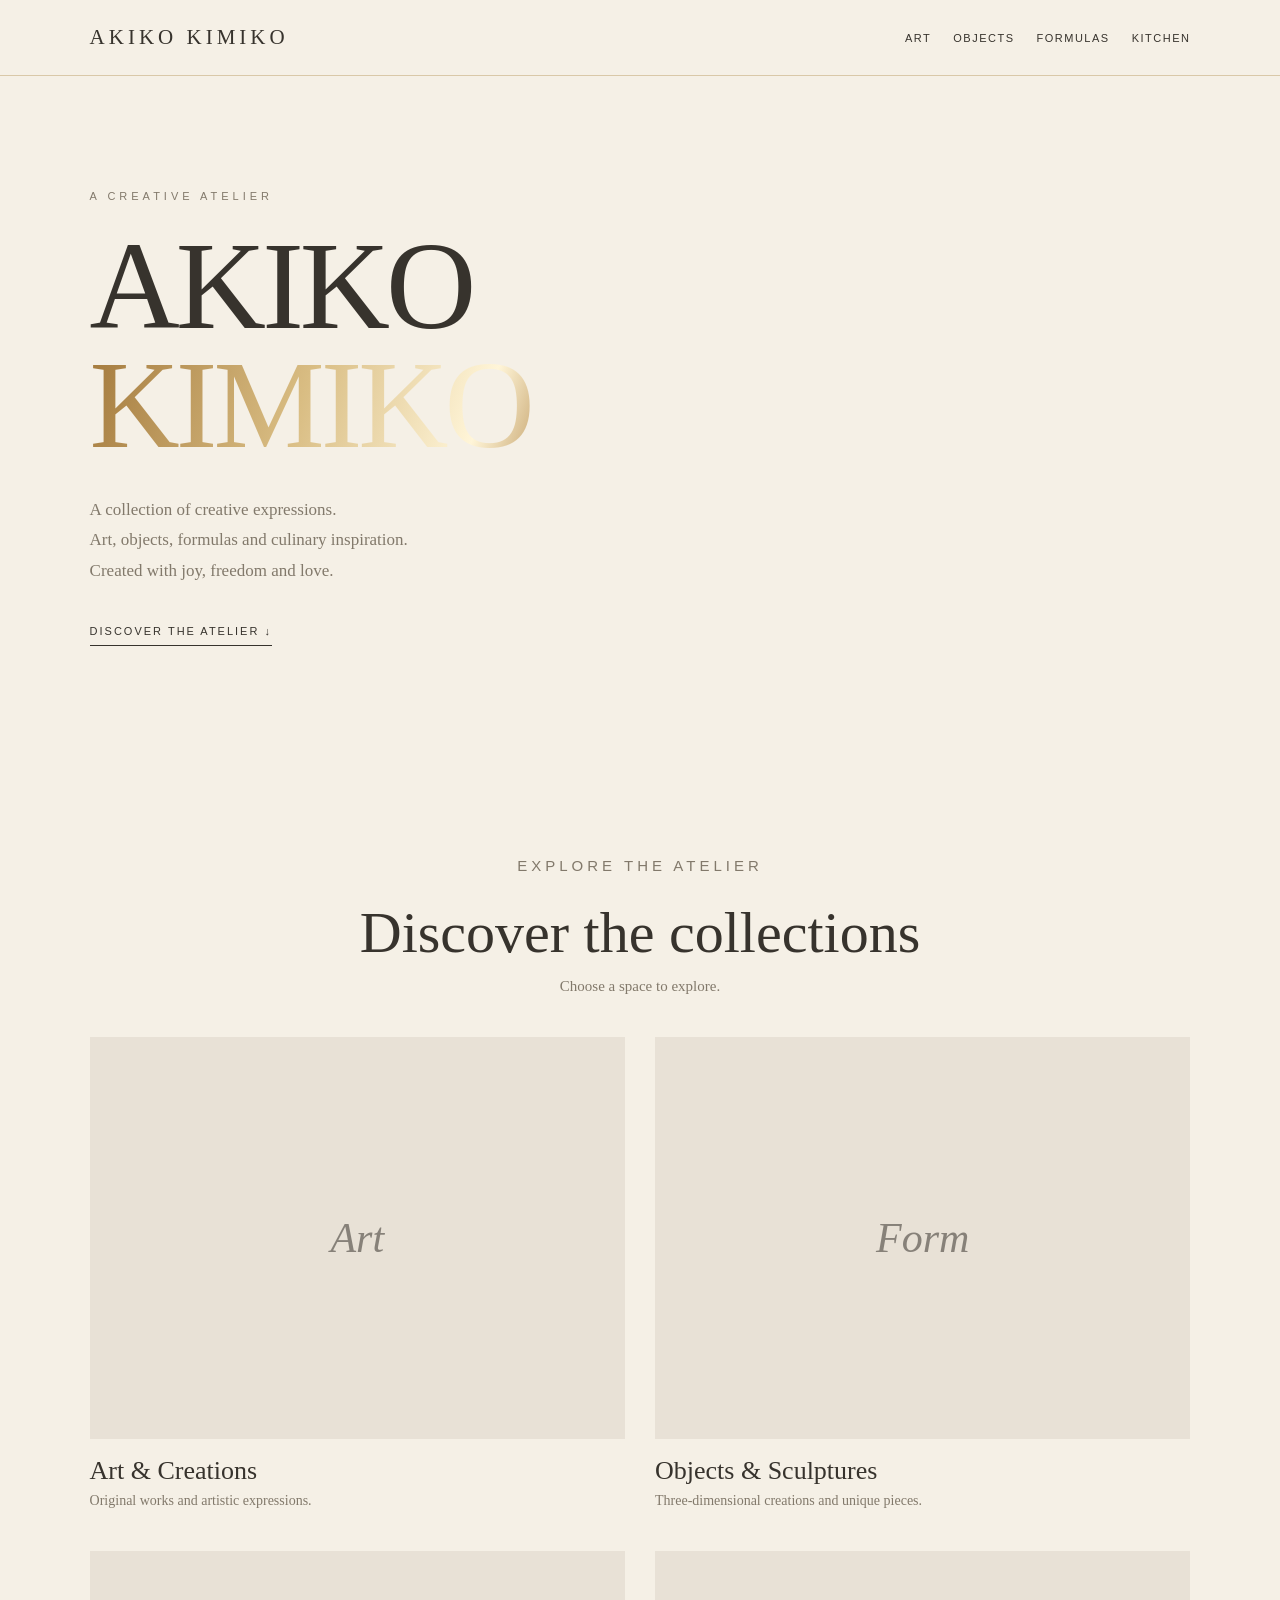
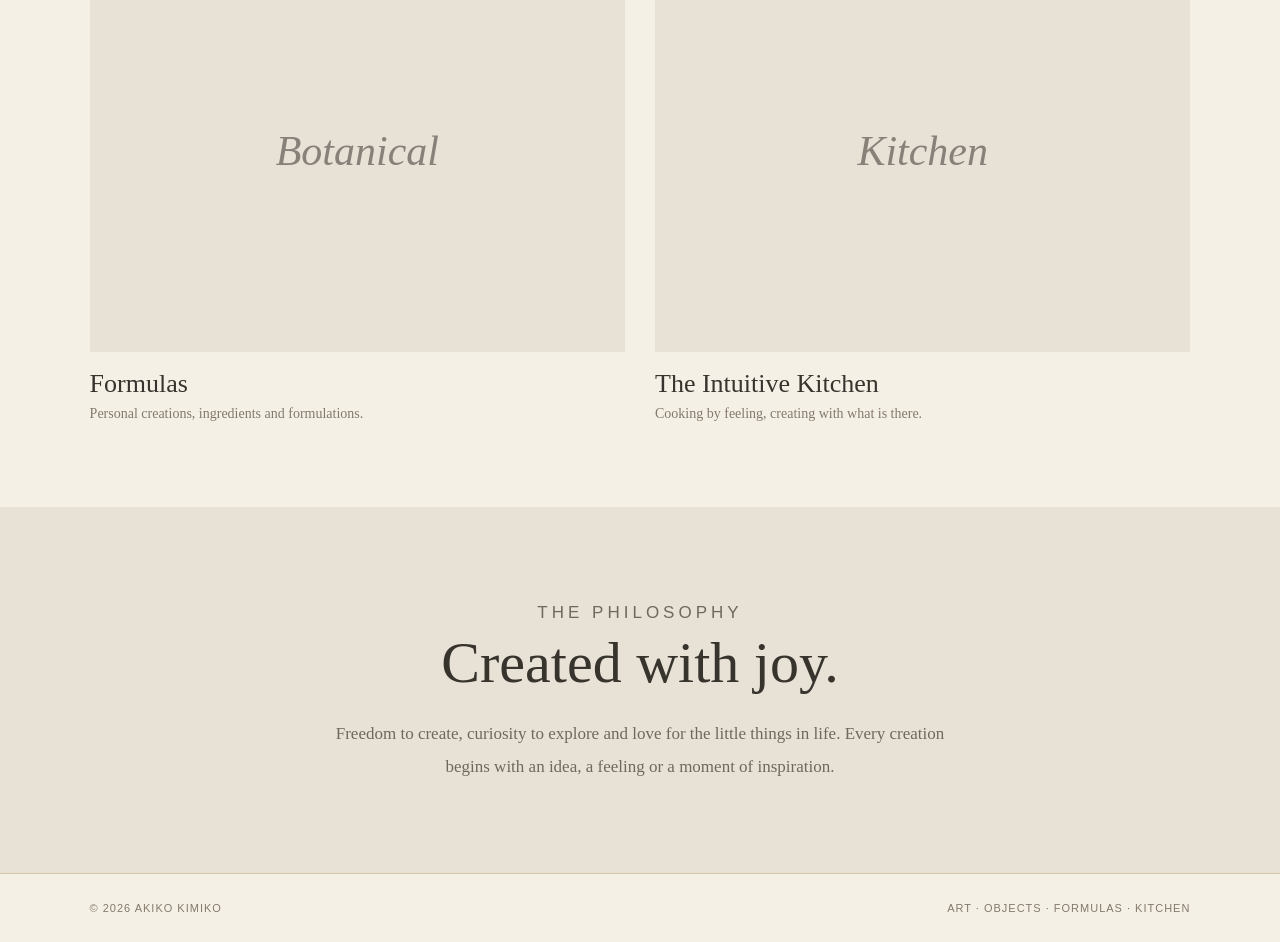
<file: index.html>
<!DOCTYPE html>
<html lang="en"><head><meta charset="UTF-8"><meta name="viewport" content="width=device-width, initial-scale=1.0">
<meta name="description" content="AKIKO KIMIKO — a creative atelier."><title>Creative Atelier | AKIKO KIMIKO</title><link rel="stylesheet" href="styles.css"></head>
<body><header><a href="index.html" class="logo">AKIKO KIMIKO</a><nav><a href="art.html">Art</a><a href="objects.html">Objects</a><a href="formulas.html">Formulas</a><a href="kitchen.html">Kitchen</a></nav></header>
<main>
<section class="hero"><p class="eyebrow">A creative atelier</p><h1>AKIKO<span>KIMIKO</span></h1>
<p class="hero-description">A collection of creative expressions.<br>Art, objects, formulas and culinary inspiration.<br>Created with joy, freedom and love.</p><a href="#atelier" class="discover">Discover the atelier ↓</a></section>
<section class="section" id="atelier"><div class="section-heading centered-heading"><p class="eyebrow">Explore the atelier</p><h2>Discover the collections</h2><p>Choose a space to explore.</p></div>
<div class="category-grid">
<a class="category-card" href="art.html"><div class="category-image"><span>Art</span></div><div class="category-info"><h3>Art & Creations</h3><p>Original works and artistic expressions.</p></div></a>
<a class="category-card" href="objects.html"><div class="category-image"><span>Form</span></div><div class="category-info"><h3>Objects & Sculptures</h3><p>Three-dimensional creations and unique pieces.</p></div></a>
<a class="category-card" href="formulas.html"><div class="category-image"><span>Botanical</span></div><div class="category-info"><h3>Formulas</h3><p>Personal creations, ingredients and formulations.</p></div></a>
<a class="category-card" href="kitchen.html"><div class="category-image"><span>Kitchen</span></div><div class="category-info"><h3>The Intuitive Kitchen</h3><p>Cooking by feeling, creating with what is there.</p></div></a>
</div></section>
<section class="about"><p class="eyebrow">The philosophy</p><h2>Created with joy.</h2><p>Freedom to create, curiosity to explore and love for the little things in life. Every creation begins with an idea, a feeling or a moment of inspiration.</p></section>
</main><footer><span>© 2026 AKIKO KIMIKO</span><span>ART · OBJECTS · FORMULAS · KITCHEN</span></footer><script src="script.js"></script></body></html>
</file>
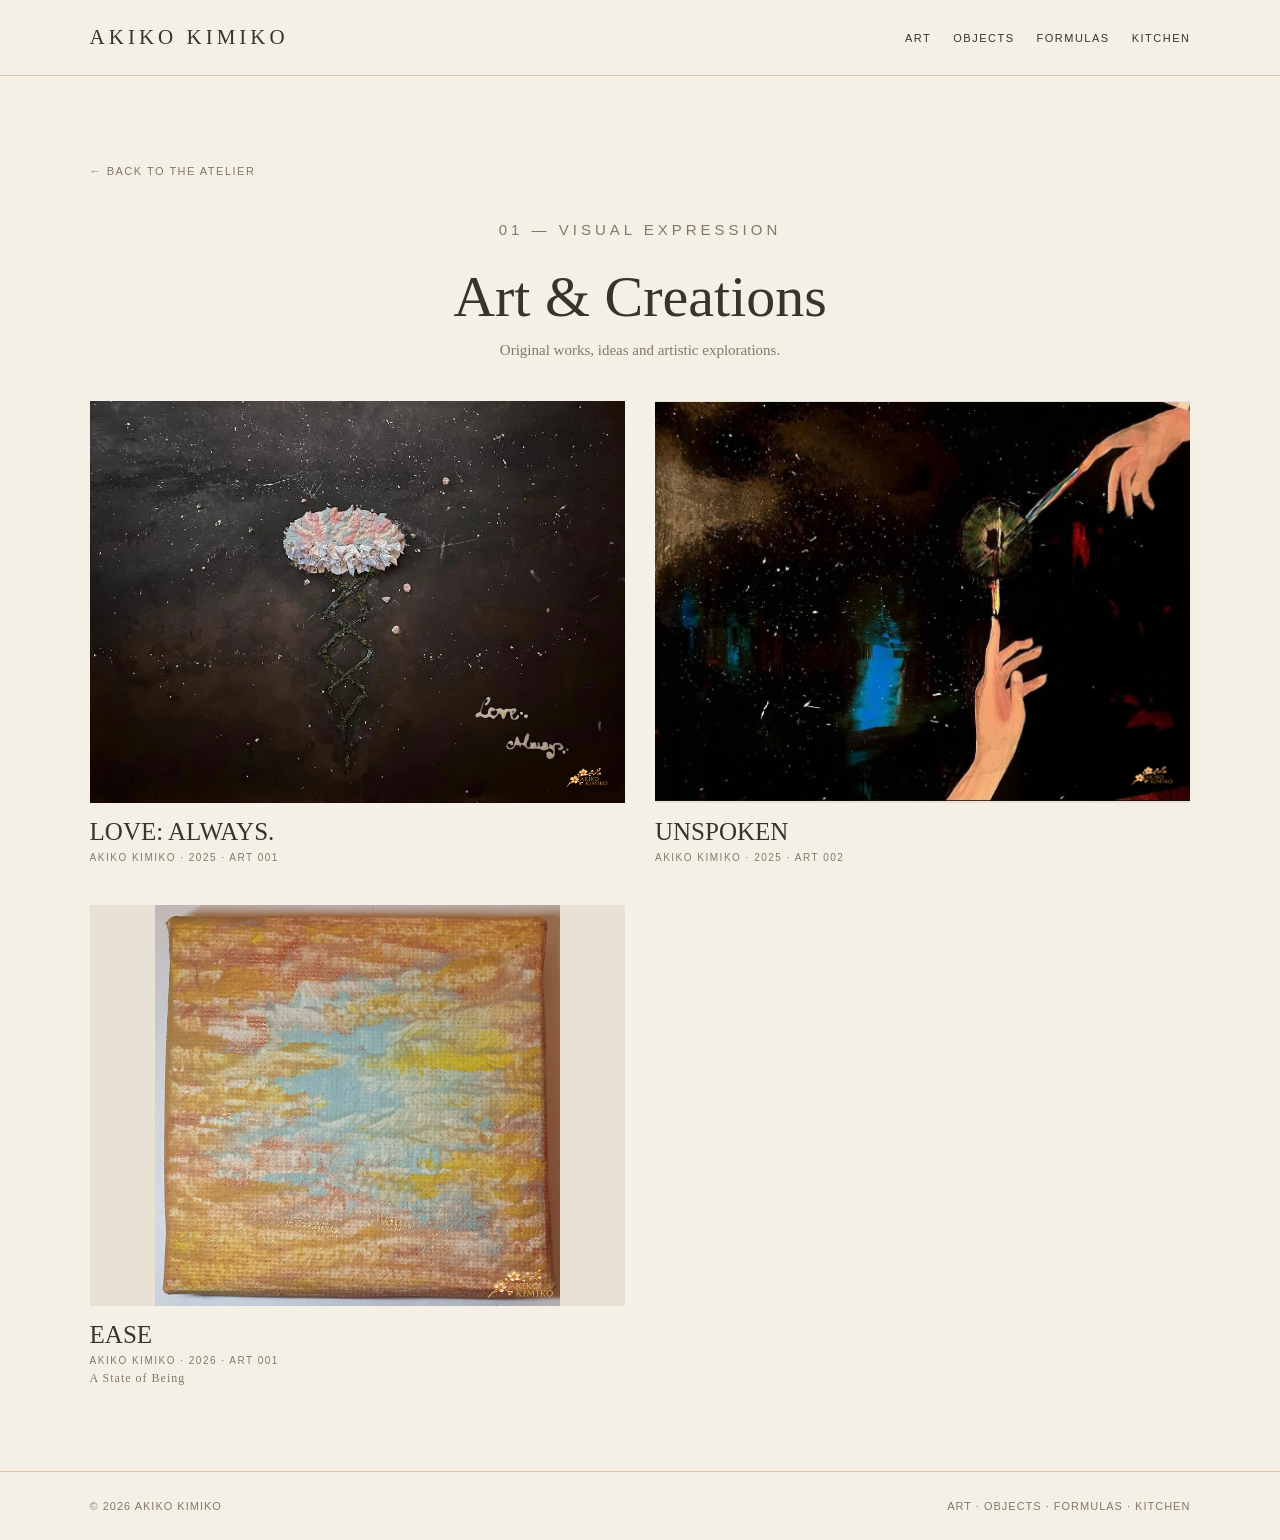
<file: art.html>
<!DOCTYPE html>
<html lang="en"><head><meta charset="UTF-8"><meta name="viewport" content="width=device-width, initial-scale=1.0">
<meta name="description" content="AKIKO KIMIKO — a creative atelier."><title>Art & Creations | AKIKO KIMIKO</title><link rel="stylesheet" href="styles.css"></head>
<body><header><a href="index.html" class="logo">AKIKO KIMIKO</a><nav><a href="art.html">Art</a><a href="objects.html">Objects</a><a href="formulas.html">Formulas</a><a href="kitchen.html">Kitchen</a></nav></header>
<main>
<section class="section"><a class="back-link" href="index.html">← Back to the atelier</a>
<div class="section-heading centered-heading"><p class="eyebrow">01 — Visual expression</p><h2>Art & Creations</h2><p>Original works, ideas and artistic explorations.</p></div>
<div class="art-grid">
<a class="art-card" href="love-always.html"><div class="art-thumb"><img src="images/love-always.png" alt="LOVE: ALWAYS. — original artwork by AKIKO KIMIKO"></div><h3>LOVE: ALWAYS.</h3><p>AKIKO KIMIKO · 2025 · ART 001</p></a>
<a class="art-card" href="unspoken.html"><div class="art-thumb"><img src="images/unspoken.png" alt="UNSPOKEN — original artwork by AKIKO KIMIKO"></div><h3>UNSPOKEN</h3><p>AKIKO KIMIKO · 2025 · ART 002</p></a>
<a class="art-card" href="ease.html"><div class="art-thumb"><img src="images/ease.png" alt="EASE — A STATE OF BEING — original artwork by AKIKO KIMIKO"></div><h3>EASE</h3><p>AKIKO KIMIKO · 2026 · ART 001</p><span class="art-subtitle">A State of Being</span></a>
</div></section>
</main><footer><span>© 2026 AKIKO KIMIKO</span><span>ART · OBJECTS · FORMULAS · KITCHEN</span></footer><script src="script.js"></script></body></html>
</file>
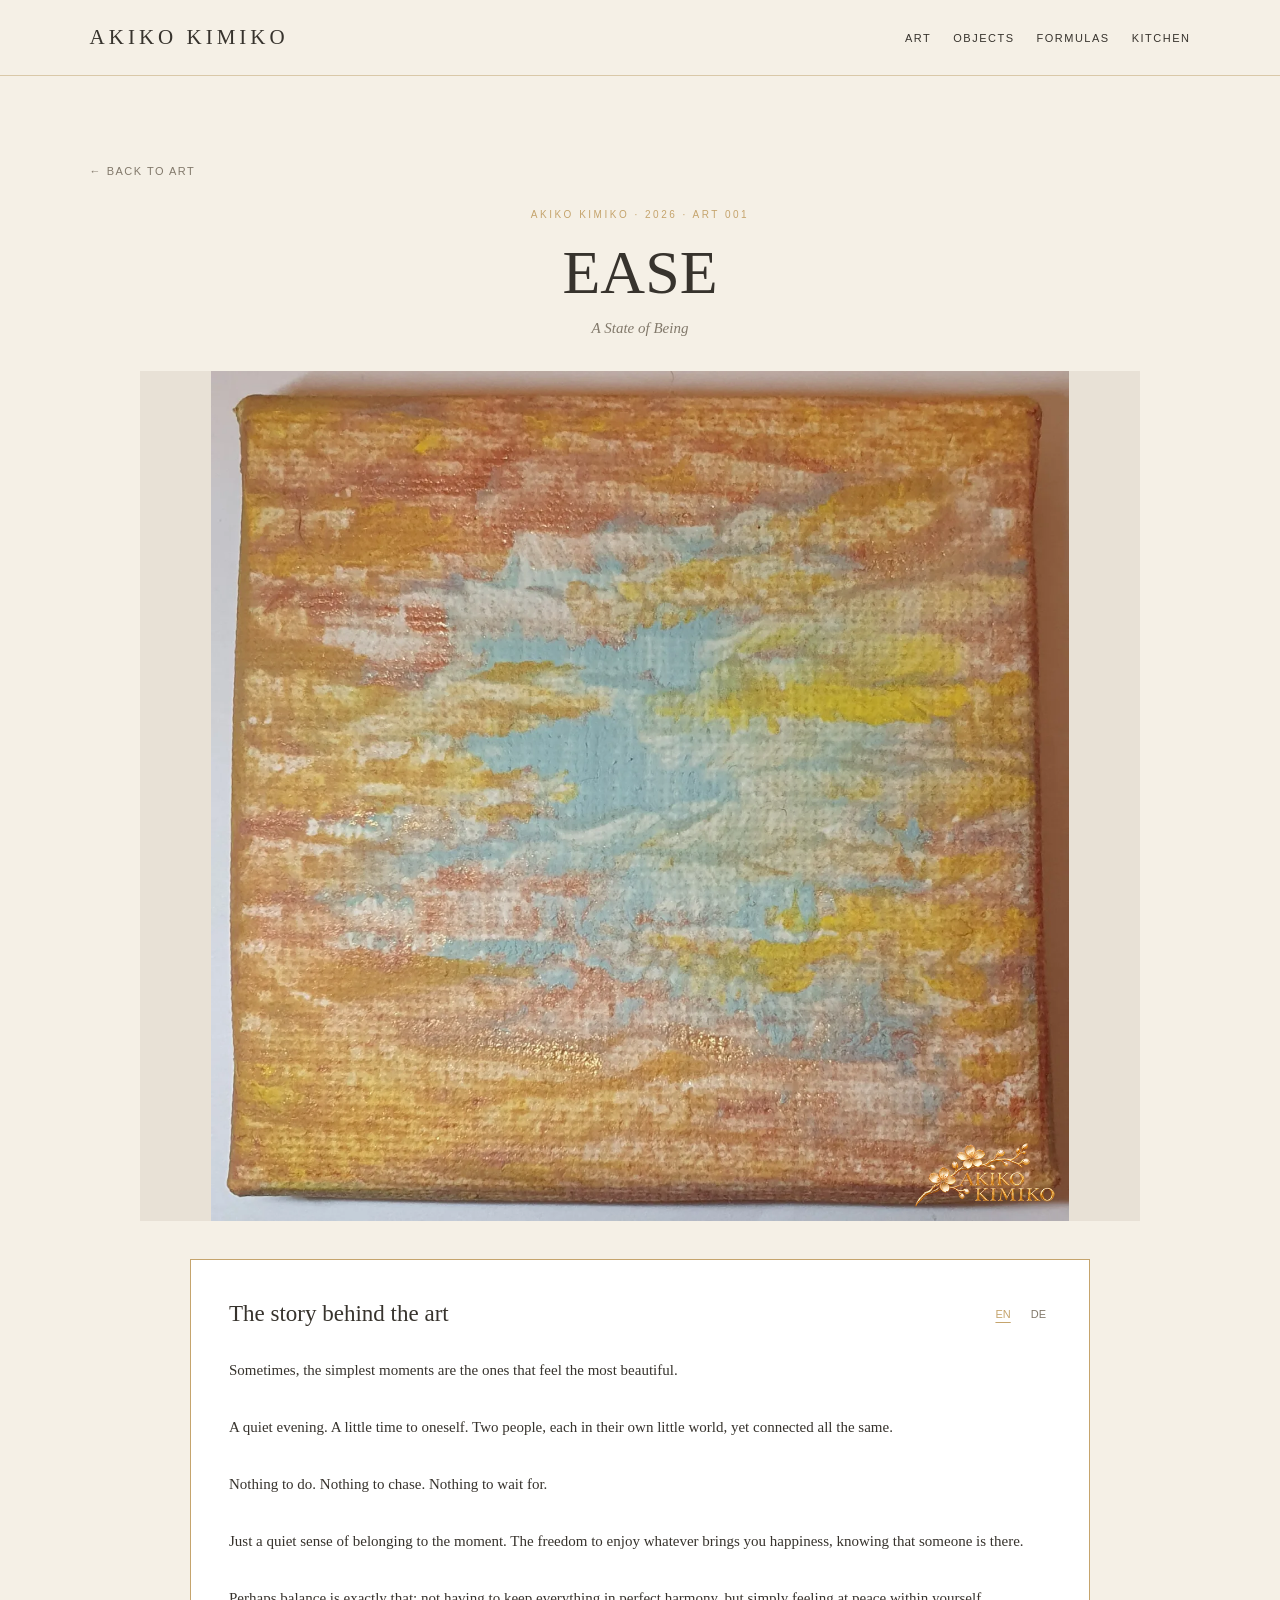
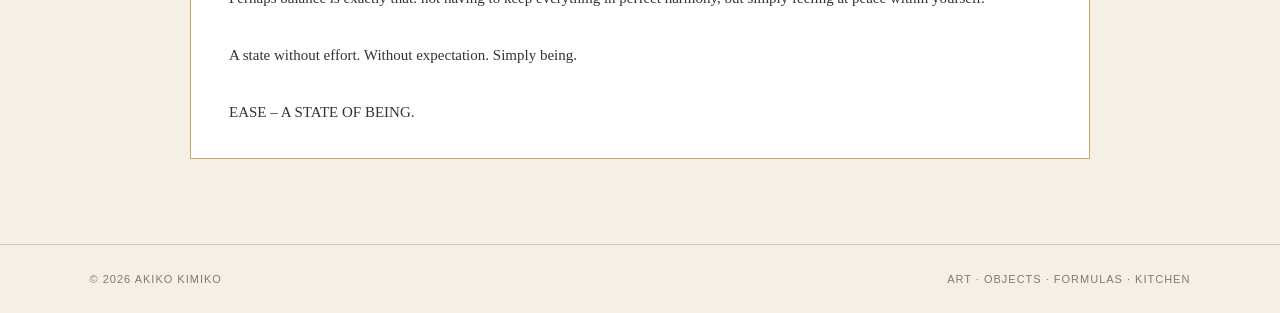
<file: ease.html>
<!DOCTYPE html>
<html lang="en"><head><meta charset="UTF-8"><meta name="viewport" content="width=device-width, initial-scale=1.0">
<meta name="description" content="EASE — A State of Being, an original artwork by AKIKO KIMIKO."><title>EASE – A State of Being | AKIKO KIMIKO</title><link rel="stylesheet" href="styles.css"></head>
<body data-work="ease"><header><a href="index.html" class="logo">AKIKO KIMIKO</a><nav><a href="art.html">Art</a><a href="objects.html">Objects</a><a href="formulas.html">Formulas</a><a href="kitchen.html">Kitchen</a></nav></header>
<main>
<section class="section"><a class="back-link" href="art.html">← Back to Art</a>
<div class="work-head"><p class="work-meta">AKIKO KIMIKO · 2026 · ART 001</p><h1 class="work-title">EASE</h1><p class="work-subtitle">A State of Being</p></div>
<div class="featured-work-image"><img src="images/ease.png" alt="EASE — A State of Being — original artwork by AKIKO KIMIKO"></div>
<div class="story-box"><div class="story-header"><h3 id="story-heading">The story behind the art</h3><div class="language-switch"><button type="button" class="active" id="lang-en" onclick="setStoryLanguage('en')">EN</button><button type="button" id="lang-de" onclick="setStoryLanguage('de')">DE</button></div></div>
<p class="story-text" id="story-text">Sometimes, the simplest moments are the ones that feel the most beautiful.

A quiet evening. A little time to oneself. Two people, each in their own little world, yet connected all the same.

Nothing to do. Nothing to chase. Nothing to wait for.

Just a quiet sense of belonging to the moment. The freedom to enjoy whatever brings you happiness, knowing that someone is there.

Perhaps balance is exactly that: not having to keep everything in perfect harmony, but simply feeling at peace within yourself.

A state without effort. Without expectation. Simply being.

EASE – A STATE OF BEING.</p></div></section>
</main><footer><span>© 2026 AKIKO KIMIKO</span><span>ART · OBJECTS · FORMULAS · KITCHEN</span></footer><script src="script.js"></script></body></html>
</file>
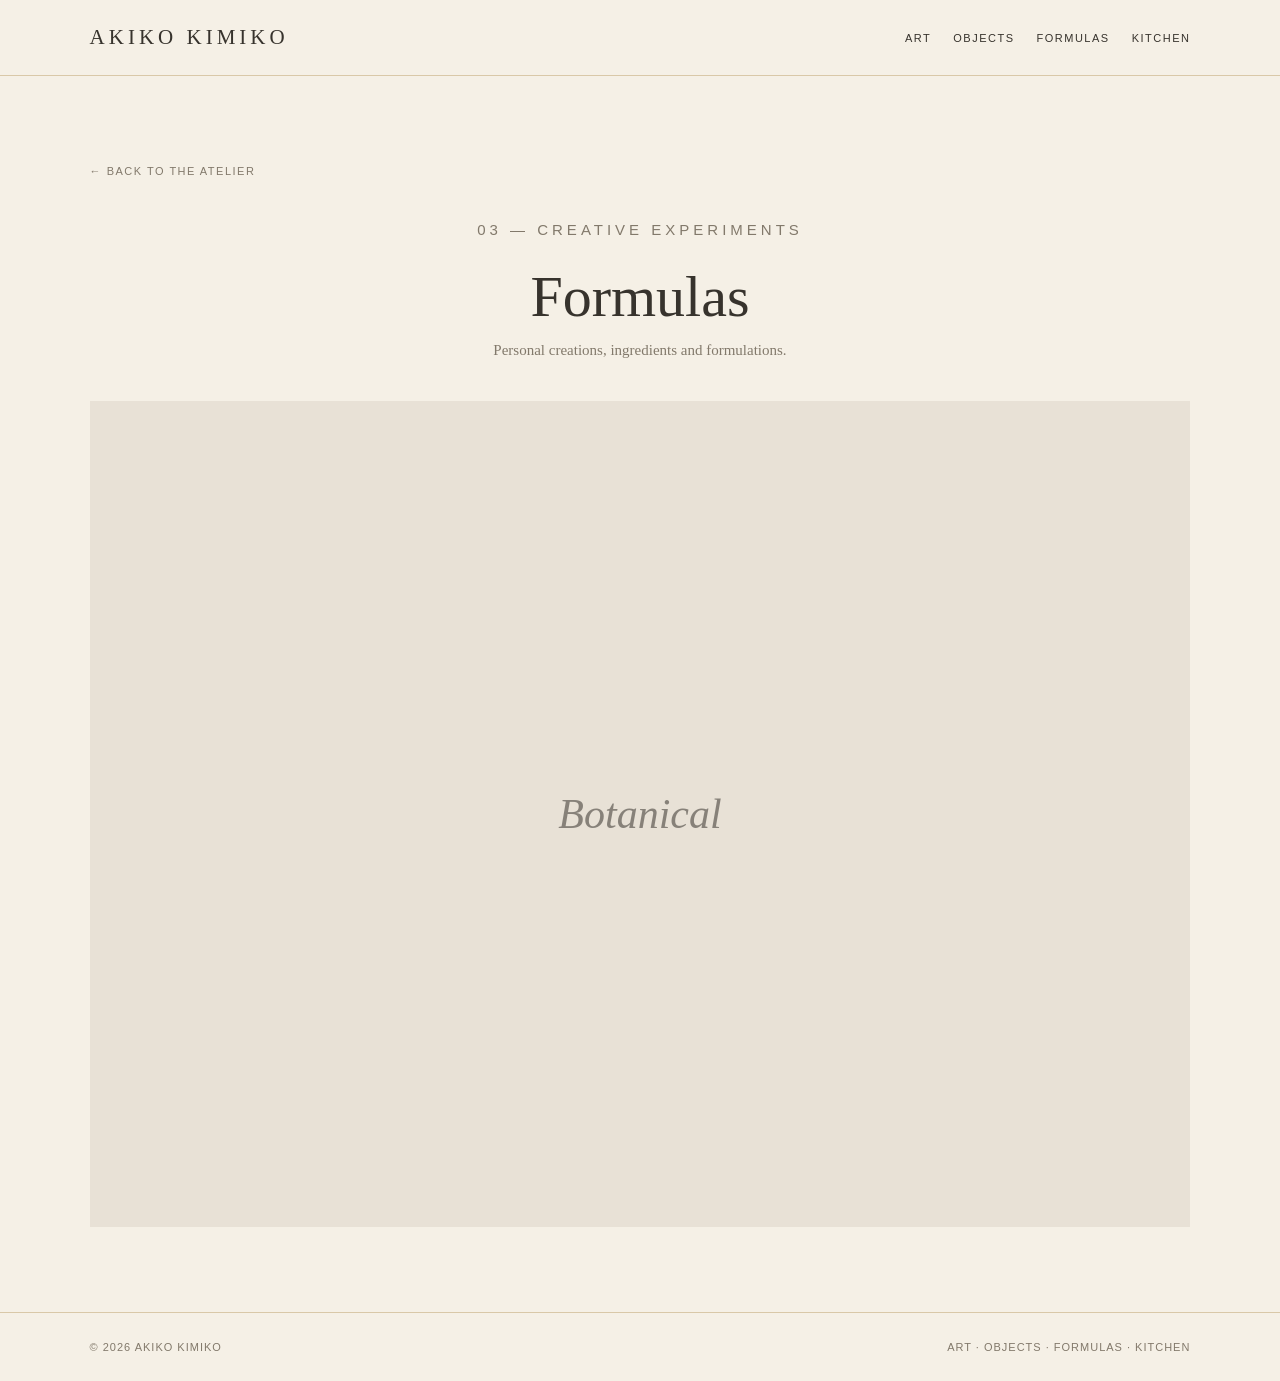
<file: formulas.html>
<!DOCTYPE html>
<html lang="en"><head><meta charset="UTF-8"><meta name="viewport" content="width=device-width, initial-scale=1.0">
<meta name="description" content="AKIKO KIMIKO — a creative atelier."><title>Formulas | AKIKO KIMIKO</title><link rel="stylesheet" href="styles.css"></head>
<body><header><a href="index.html" class="logo">AKIKO KIMIKO</a><nav><a href="art.html">Art</a><a href="objects.html">Objects</a><a href="formulas.html">Formulas</a><a href="kitchen.html">Kitchen</a></nav></header>
<main><section class="section"><a class="back-link" href="index.html">← Back to the atelier</a><div class="section-heading centered-heading"><p class="eyebrow">03 — Creative experiments</p><h2>Formulas</h2><p>Personal creations, ingredients and formulations.</p></div><div class="category-image"><span>Botanical</span></div></section></main><footer><span>© 2026 AKIKO KIMIKO</span><span>ART · OBJECTS · FORMULAS · KITCHEN</span></footer><script src="script.js"></script></body></html>
</file>
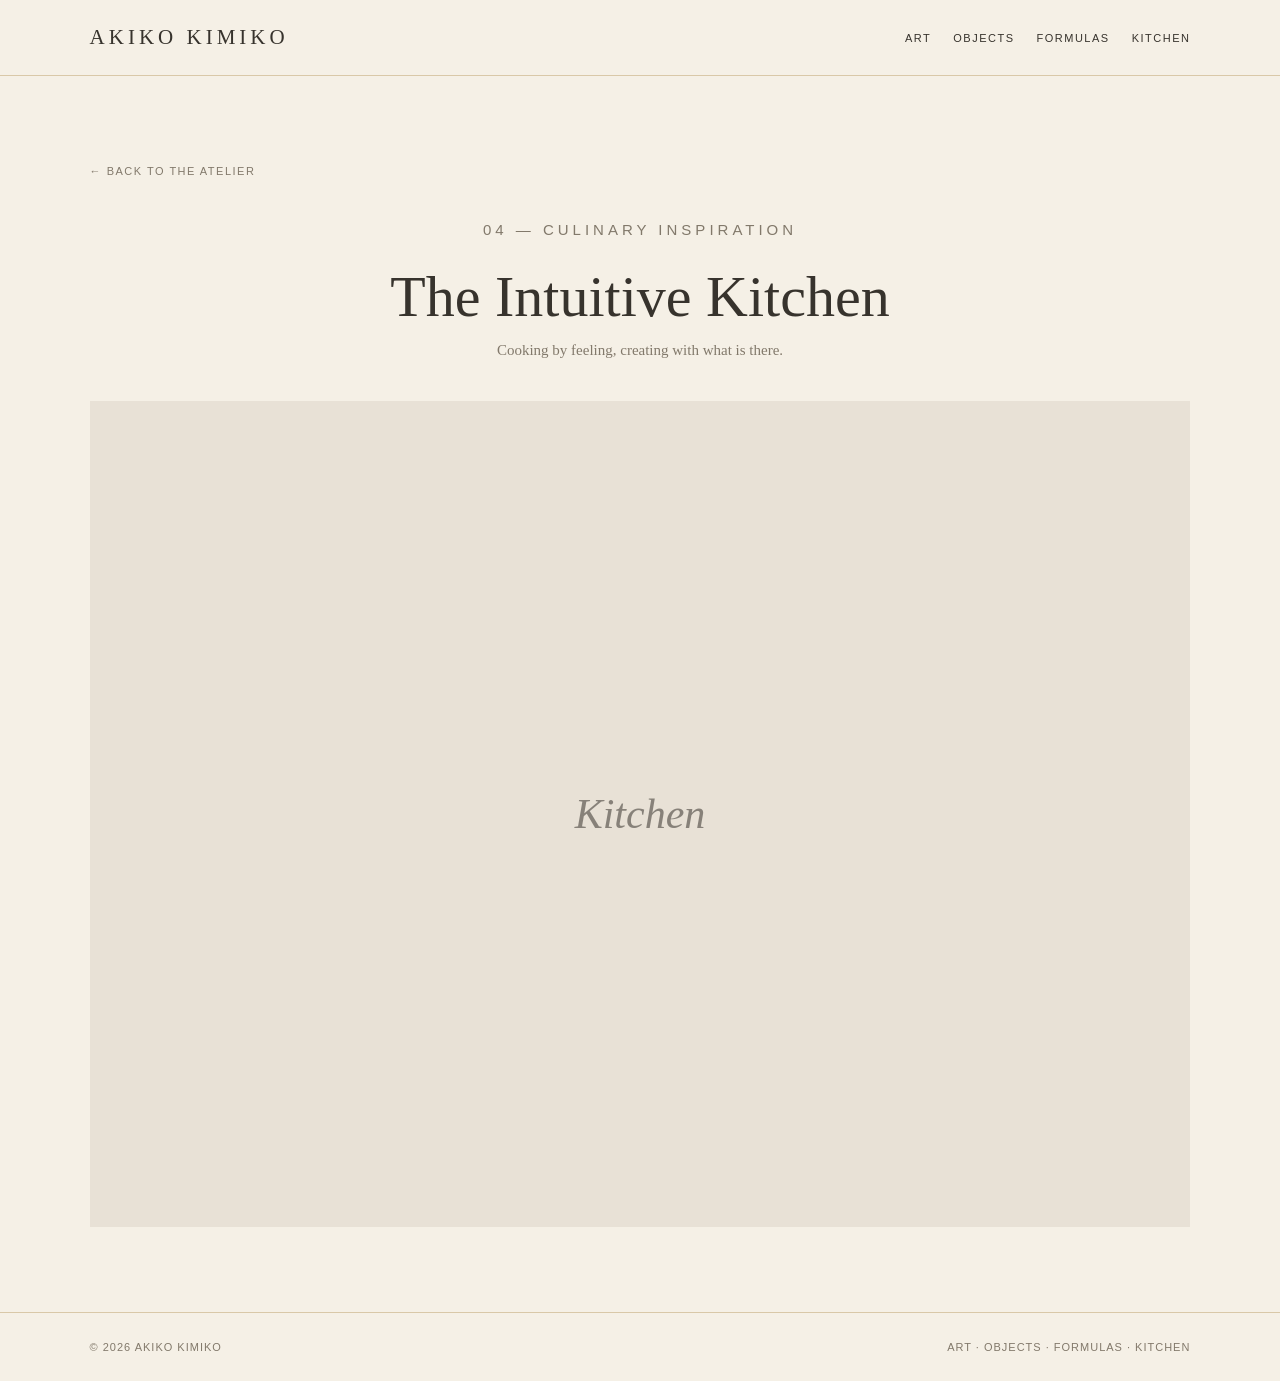
<file: kitchen.html>
<!DOCTYPE html>
<html lang="en"><head><meta charset="UTF-8"><meta name="viewport" content="width=device-width, initial-scale=1.0">
<meta name="description" content="AKIKO KIMIKO — a creative atelier."><title>The Intuitive Kitchen | AKIKO KIMIKO</title><link rel="stylesheet" href="styles.css"></head>
<body><header><a href="index.html" class="logo">AKIKO KIMIKO</a><nav><a href="art.html">Art</a><a href="objects.html">Objects</a><a href="formulas.html">Formulas</a><a href="kitchen.html">Kitchen</a></nav></header>
<main><section class="section"><a class="back-link" href="index.html">← Back to the atelier</a><div class="section-heading centered-heading"><p class="eyebrow">04 — Culinary inspiration</p><h2>The Intuitive Kitchen</h2><p>Cooking by feeling, creating with what is there.</p></div><div class="category-image"><span>Kitchen</span></div></section></main><footer><span>© 2026 AKIKO KIMIKO</span><span>ART · OBJECTS · FORMULAS · KITCHEN</span></footer><script src="script.js"></script></body></html>
</file>
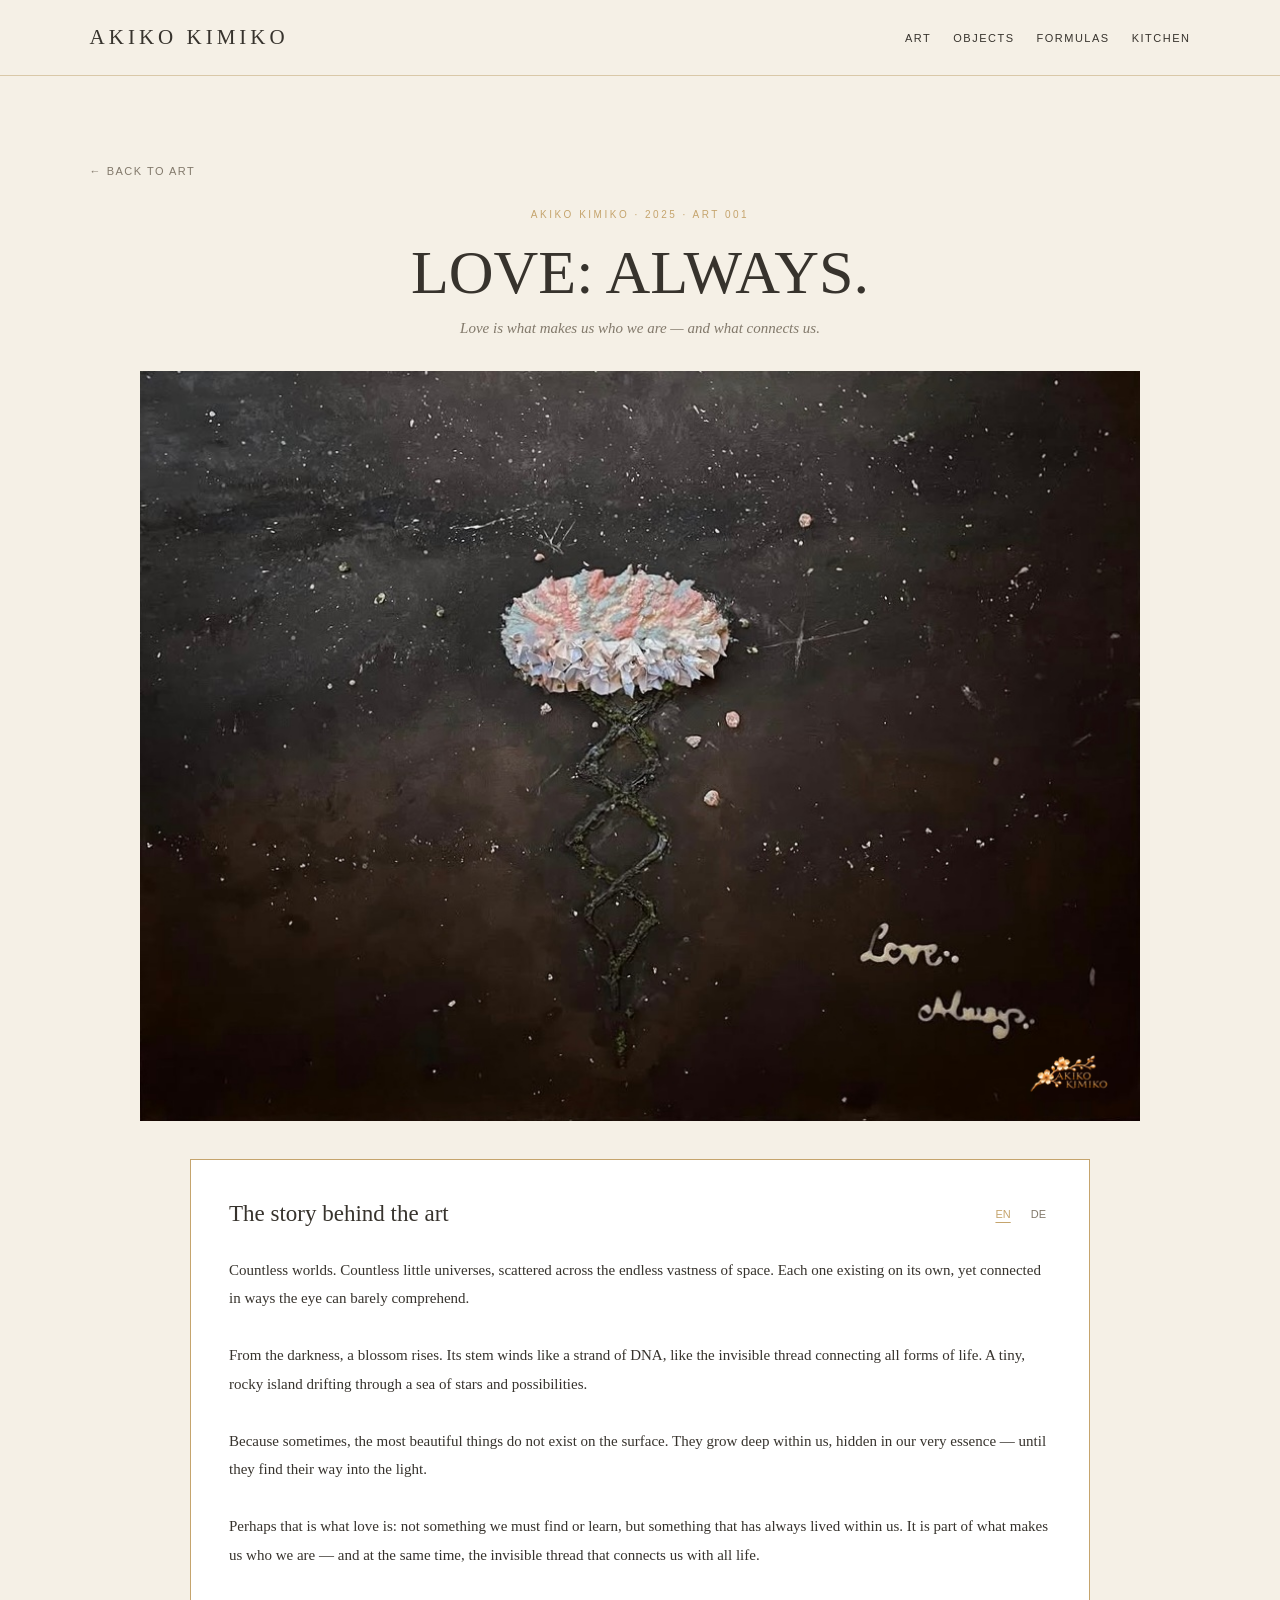
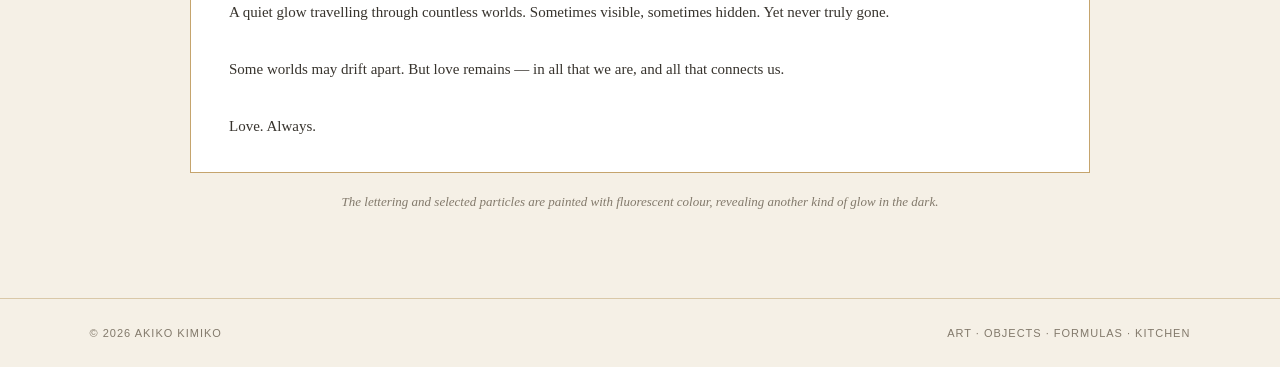
<file: love-always.html>
<!DOCTYPE html>
<html lang="en"><head><meta charset="UTF-8"><meta name="viewport" content="width=device-width, initial-scale=1.0">
<meta name="description" content="LOVE: ALWAYS. — an original artwork by AKIKO KIMIKO."><title>LOVE: ALWAYS. | AKIKO KIMIKO</title><link rel="stylesheet" href="styles.css"></head>
<body data-work="love"><header><a href="index.html" class="logo">AKIKO KIMIKO</a><nav><a href="art.html">Art</a><a href="objects.html">Objects</a><a href="formulas.html">Formulas</a><a href="kitchen.html">Kitchen</a></nav></header>
<main>
<section class="section"><a class="back-link" href="art.html">← Back to Art</a>
<div class="work-head"><p class="work-meta">AKIKO KIMIKO · 2025 · ART 001</p><h1 class="work-title">LOVE: ALWAYS.</h1><p class="work-subtitle">Love is what makes us who we are — and what connects us.</p></div>
<div class="featured-work-image"><img src="images/love-always.png" alt="LOVE: ALWAYS. — original artwork by AKIKO KIMIKO"></div>
<div class="story-box"><div class="story-header"><h3 id="story-heading">The story behind the art</h3><div class="language-switch"><button type="button" class="active" id="lang-en" onclick="setStoryLanguage('en')">EN</button><button type="button" id="lang-de" onclick="setStoryLanguage('de')">DE</button></div></div>
<p class="story-text" id="story-text">Countless worlds. Countless little universes, scattered across the endless vastness of space. Each one existing on its own, yet connected in ways the eye can barely comprehend.

From the darkness, a blossom rises. Its stem winds like a strand of DNA, like the invisible thread connecting all forms of life. A tiny, rocky island drifting through a sea of stars and possibilities.

Because sometimes, the most beautiful things do not exist on the surface. They grow deep within us, hidden in our very essence — until they find their way into the light.

Perhaps that is what love is: not something we must find or learn, but something that has always lived within us. It is part of what makes us who we are — and at the same time, the invisible thread that connects us with all life.

A quiet glow travelling through countless worlds. Sometimes visible, sometimes hidden. Yet never truly gone.

Some worlds may drift apart. But love remains — in all that we are, and all that connects us.

Love. Always.</p></div>
<p class="work-note" id="work-note">The lettering and selected particles are painted with fluorescent colour, revealing another kind of glow in the dark.</p>
</section>
</main><footer><span>© 2026 AKIKO KIMIKO</span><span>ART · OBJECTS · FORMULAS · KITCHEN</span></footer><script src="script.js"></script></body></html>
</file>
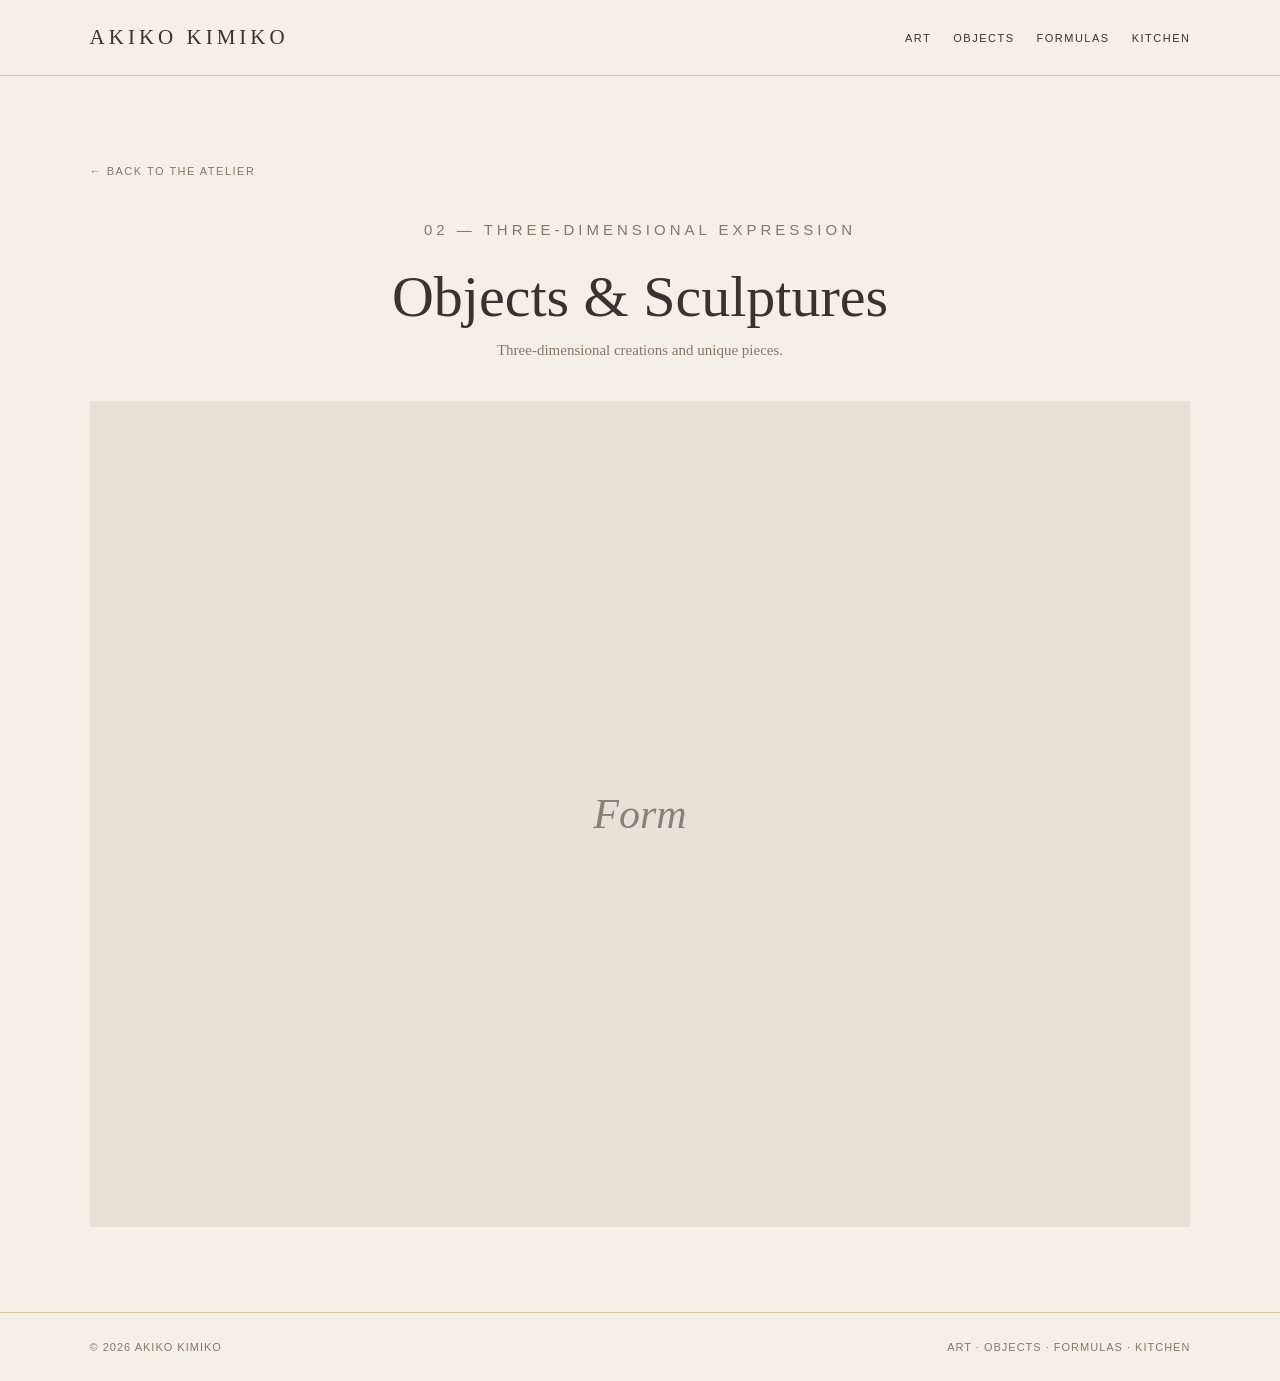
<file: objects.html>
<!DOCTYPE html>
<html lang="en"><head><meta charset="UTF-8"><meta name="viewport" content="width=device-width, initial-scale=1.0">
<meta name="description" content="AKIKO KIMIKO — a creative atelier."><title>Objects & Sculptures | AKIKO KIMIKO</title><link rel="stylesheet" href="styles.css"></head>
<body><header><a href="index.html" class="logo">AKIKO KIMIKO</a><nav><a href="art.html">Art</a><a href="objects.html">Objects</a><a href="formulas.html">Formulas</a><a href="kitchen.html">Kitchen</a></nav></header>
<main><section class="section"><a class="back-link" href="index.html">← Back to the atelier</a><div class="section-heading centered-heading"><p class="eyebrow">02 — Three-dimensional expression</p><h2>Objects & Sculptures</h2><p>Three-dimensional creations and unique pieces.</p></div><div class="category-image"><span>Form</span></div></section></main><footer><span>© 2026 AKIKO KIMIKO</span><span>ART · OBJECTS · FORMULAS · KITCHEN</span></footer><script src="script.js"></script></body></html>
</file>
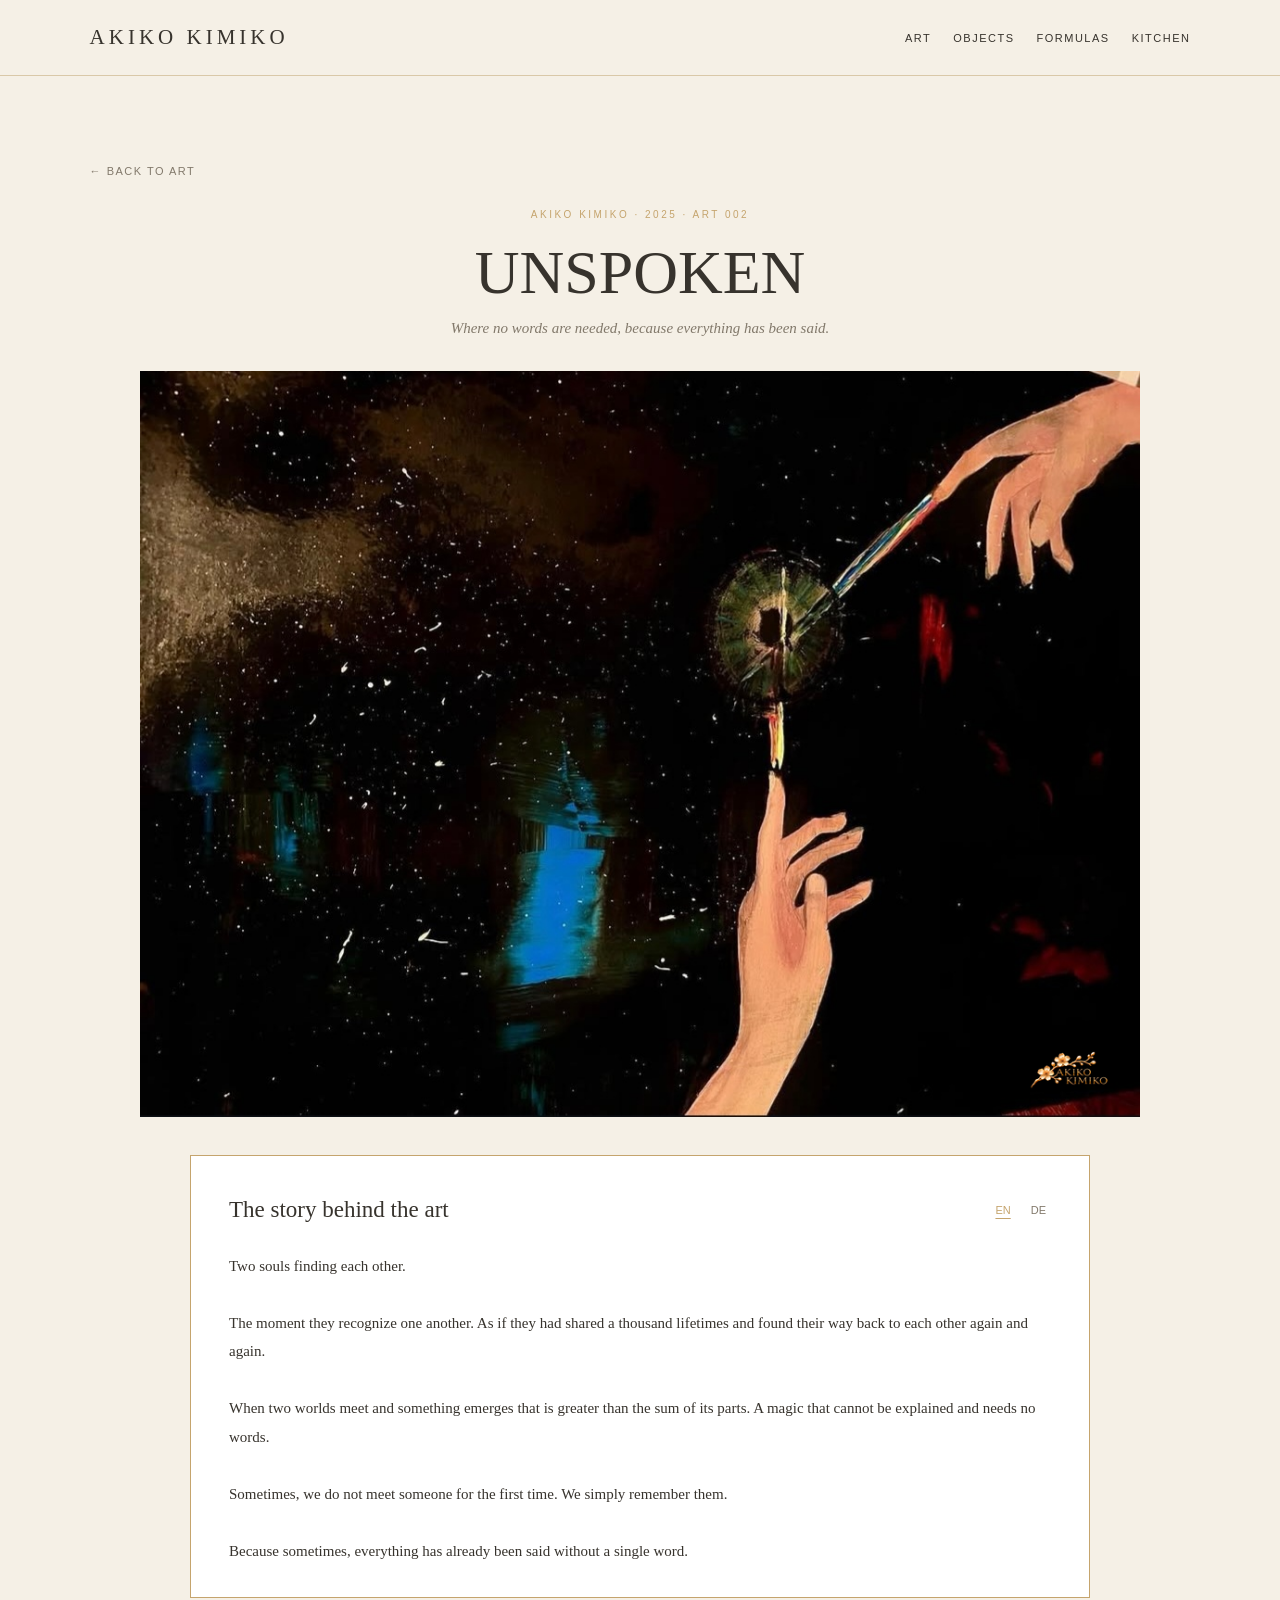
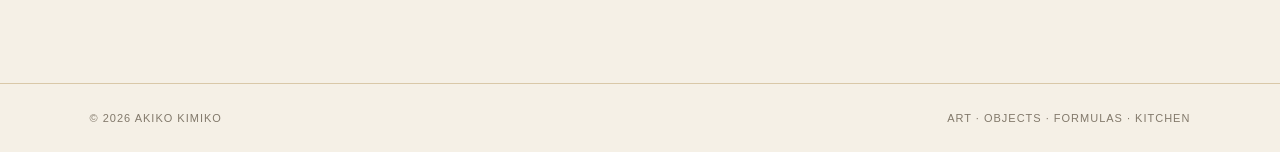
<file: unspoken.html>
<!DOCTYPE html>
<html lang="en"><head><meta charset="UTF-8"><meta name="viewport" content="width=device-width, initial-scale=1.0">
<meta name="description" content="AKIKO KIMIKO — a creative atelier."><title>UNSPOKEN | AKIKO KIMIKO</title><link rel="stylesheet" href="styles.css"></head>
<body><header><a href="index.html" class="logo">AKIKO KIMIKO</a><nav><a href="art.html">Art</a><a href="objects.html">Objects</a><a href="formulas.html">Formulas</a><a href="kitchen.html">Kitchen</a></nav></header>
<main>
<section class="section"><a class="back-link" href="art.html">← Back to Art</a>
<div class="work-head"><p class="work-meta">AKIKO KIMIKO · 2025 · ART 002</p><h1 class="work-title">UNSPOKEN</h1><p class="work-subtitle">Where no words are needed, because everything has been said.</p></div>
<div class="featured-work-image"><img src="images/unspoken.png" alt="UNSPOKEN — original artwork by AKIKO KIMIKO"></div>
<div class="story-box"><div class="story-header"><h3 id="story-heading">The story behind the art</h3><div class="language-switch"><button type="button" class="active" id="lang-en" onclick="setStoryLanguage('en')">EN</button><button type="button" id="lang-de" onclick="setStoryLanguage('de')">DE</button></div></div>
<p class="story-text" id="story-text">Two souls finding each other.

The moment they recognize one another. As if they had shared a thousand lifetimes and found their way back to each other again and again.

When two worlds meet and something emerges that is greater than the sum of its parts. A magic that cannot be explained and needs no words.

Sometimes, we do not meet someone for the first time. We simply remember them.

Because sometimes, everything has already been said without a single word.</p></div></section>
</main><footer><span>© 2026 AKIKO KIMIKO</span><span>ART · OBJECTS · FORMULAS · KITCHEN</span></footer><script src="script.js"></script></body></html>
</file>
<file: styles.css>
:root{--cream:#F5F0E6;--dark:#37332D;--muted:#82796B;--accent:#C5A46D;--line:#D9C8A8}
*{box-sizing:border-box;margin:0;padding:0}
html{scroll-behavior:smooth}
body{background:var(--cream);color:var(--dark);font-family:Georgia,"Times New Roman",serif}
a{color:inherit;text-decoration:none}
header{padding:25px 7%;display:flex;justify-content:space-between;align-items:center;gap:20px;border-bottom:1px solid var(--line)}
.logo{font-size:21px;letter-spacing:4px;font-weight:normal}
nav{display:flex;flex-wrap:wrap;gap:22px;font:11px Arial,sans-serif;letter-spacing:1.5px;text-transform:uppercase}
nav a:hover,.category-card:hover h3,.art-card:hover h3{color:var(--accent)}
.hero{min-height:76vh;padding:95px 7%;display:flex;flex-direction:column;justify-content:center;align-items:flex-start}
.eyebrow{font:11px Arial,sans-serif;letter-spacing:4px;color:var(--muted);text-transform:uppercase;margin-bottom:25px}
.hero h1{font-size:clamp(55px,10vw,125px);font-weight:normal;line-height:.95;letter-spacing:-4px}
.hero h1 span{display:block;background:linear-gradient(110deg,#A47A3D 0%,#D9BD83 25%,#FFF5D8 45%,#B58C4E 55%,#F5E5B8 70%,#A47A3D 100%);background-size:200% auto;-webkit-background-clip:text;background-clip:text;-webkit-text-fill-color:transparent;animation:goldShimmer 18s ease-in-out infinite alternate}
@keyframes goldShimmer{from{background-position:0% center}to{background-position:100% center}}
.hero-description{max-width:440px;margin-top:30px;font-size:17px;line-height:1.8;color:var(--muted)}
.discover{margin-top:38px;font:11px Arial,sans-serif;letter-spacing:2px;text-transform:uppercase;border-bottom:1px solid var(--dark);padding-bottom:8px}
.section{padding:85px 7%}.section-heading{margin-bottom:42px}.section-heading h2{font-size:clamp(36px,5vw,58px);font-weight:normal}.section-heading p{margin-top:12px;color:var(--muted);font-size:15px}.centered-heading{text-align:center}
.category-grid,.art-grid{display:grid;grid-template-columns:repeat(2,minmax(0,1fr));gap:42px 30px}
.category-card,.art-card{display:block}.category-image{aspect-ratio:4/3;background:#e8e1d6;display:flex;align-items:center;justify-content:center;overflow:hidden}.category-image span{font-size:42px;font-style:italic;color:rgba(55,51,45,.55)}
.category-info{padding-top:17px}.category-info h3{font-size:26px;font-weight:normal}.category-info p{margin-top:7px;color:var(--muted);font-size:14px}
.art-thumb{width:100%;aspect-ratio:4/3;background:#e8e1d6;display:flex;align-items:center;justify-content:center;overflow:hidden}.art-thumb img{width:100%;height:100%;object-fit:contain;display:block}
.art-card h3{font-size:25px;font-weight:normal;margin-top:15px}.art-card p{margin-top:6px;color:var(--muted);font:10px Arial,sans-serif;letter-spacing:1.5px}
.work-head{text-align:center;max-width:900px;margin:0 auto 34px}.work-meta{color:var(--accent);font:10px Arial,sans-serif;letter-spacing:2.5px;text-transform:uppercase;margin-bottom:17px}
.work-title{font-size:clamp(40px,6vw,62px);font-weight:normal}.work-subtitle{color:var(--muted);font-size:15px;font-style:italic;margin-top:12px}
.featured-work-image{width:100%;max-width:1000px;margin:0 auto;min-height:250px;background:#e8e1d6;display:flex;align-items:center;justify-content:center;overflow:hidden}.featured-work-image img{width:100%;height:auto;max-height:850px;object-fit:contain;display:block}
.story-box{max-width:900px;margin:38px auto 0;background:#fff;border:1px solid var(--accent);padding:32px 38px;line-height:1.9}
.story-header{display:flex;justify-content:space-between;align-items:center;gap:15px;margin-bottom:20px}.story-header h3{font-size:23px;font-weight:normal}
.language-switch{display:flex;gap:10px;font:11px Arial,sans-serif;letter-spacing:1px}.language-switch button{background:none;border:none;color:var(--muted);cursor:pointer;font:inherit;padding:5px}
.language-switch button.active,.language-switch button:hover{color:var(--accent);text-decoration:underline;text-underline-offset:4px}
.story-text{color:var(--dark);font-size:15px;white-space:pre-line}
.back-link{display:inline-block;margin-bottom:32px;color:var(--muted);font:11px Arial,sans-serif;letter-spacing:1.5px;text-transform:uppercase}
.about{background:#e8e1d6;text-align:center;padding:90px 12%}.about h2{font-size:clamp(35px,5vw,58px);font-weight:normal;margin-bottom:22px}.about p{max-width:650px;margin:auto;font-size:17px;line-height:1.9;color:#6e695e}
footer{border-top:1px solid var(--line);padding:28px 7%;display:flex;justify-content:space-between;flex-wrap:wrap;gap:15px;font:11px Arial,sans-serif;letter-spacing:1px;color:var(--muted)}
@media(max-width:650px){header{flex-direction:column;gap:20px}nav{justify-content:center;gap:14px}.hero{min-height:65vh;padding-top:70px}.hero h1{letter-spacing:-2px}.section{padding-top:65px;padding-bottom:65px}.category-grid,.art-grid{grid-template-columns:1fr}.story-box{padding:24px 20px}.story-header{align-items:flex-start;flex-direction:column}}

.work-note{max-width:900px;margin:18px auto 0;text-align:center;color:var(--muted);font-size:13px;font-style:italic;line-height:1.7}

.art-subtitle{display:block;color:var(--muted);font-size:12px;letter-spacing:1px;margin-top:5px}
</file>
